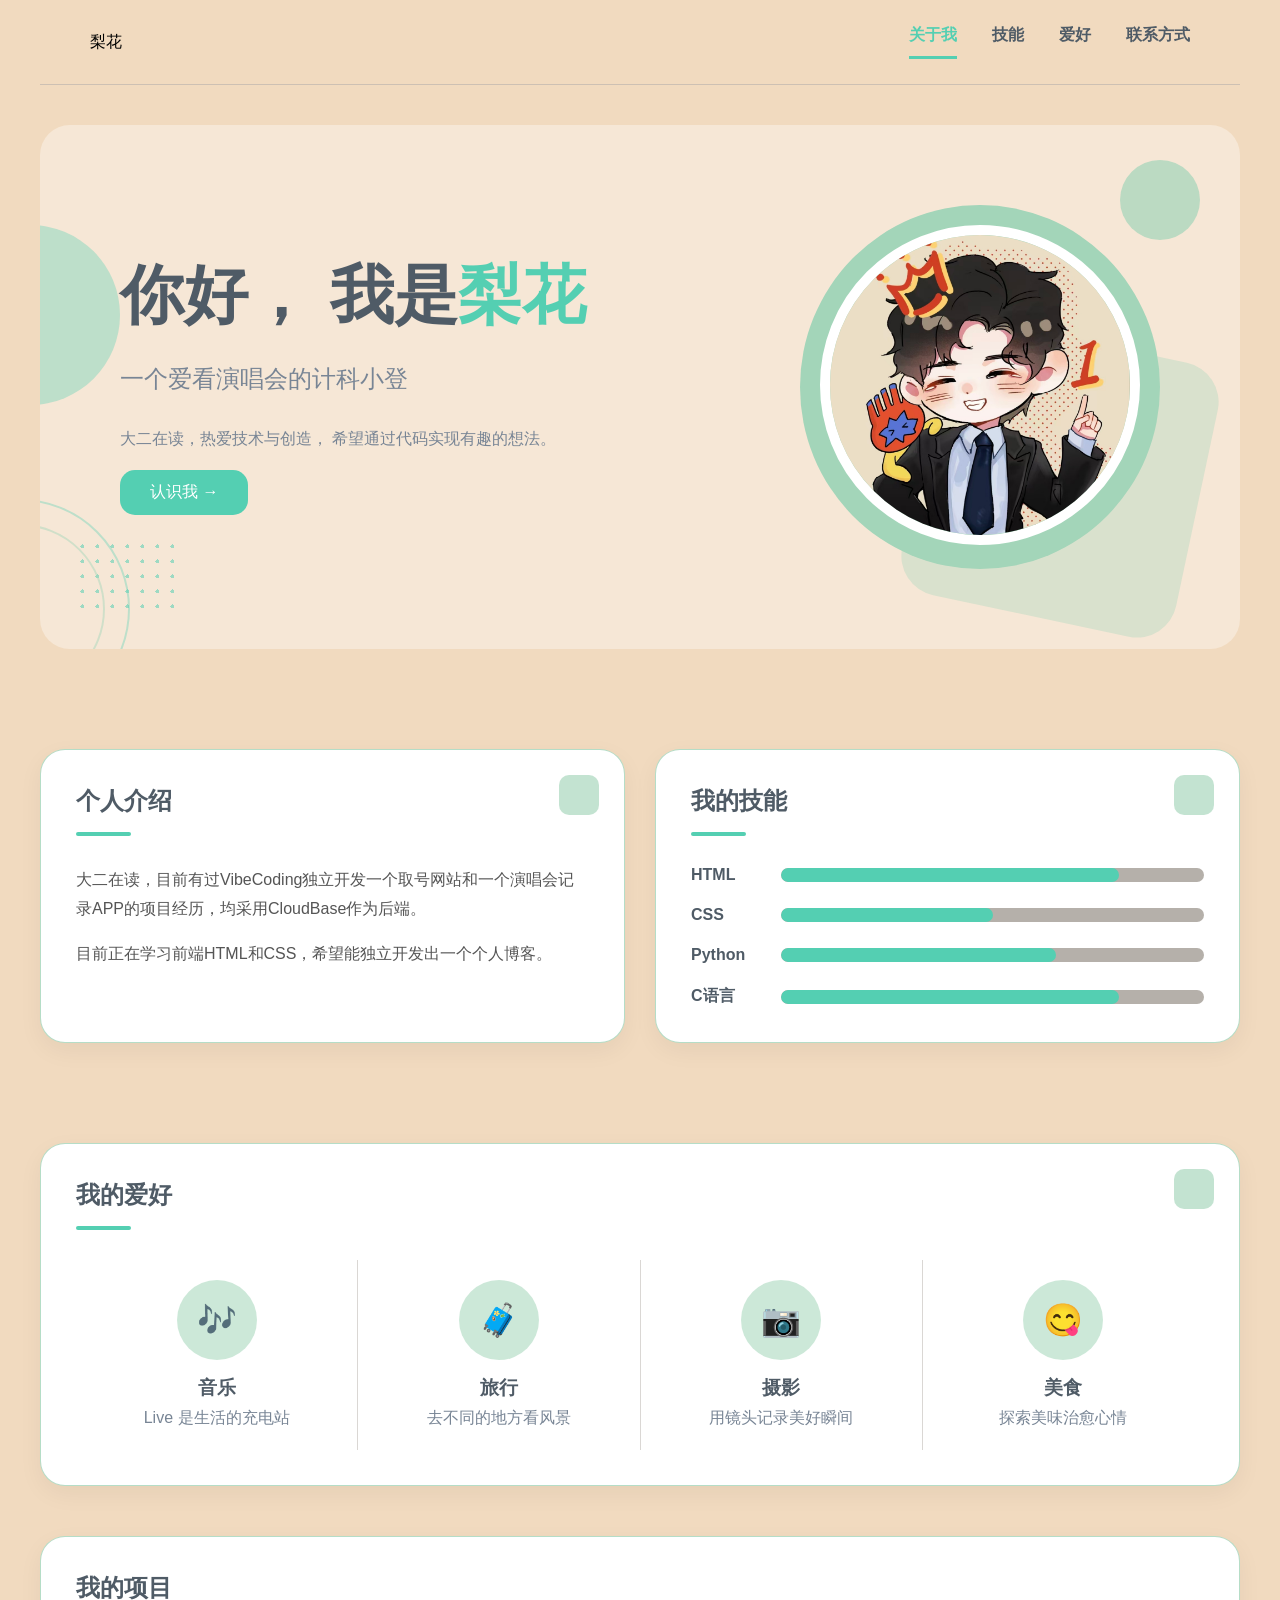
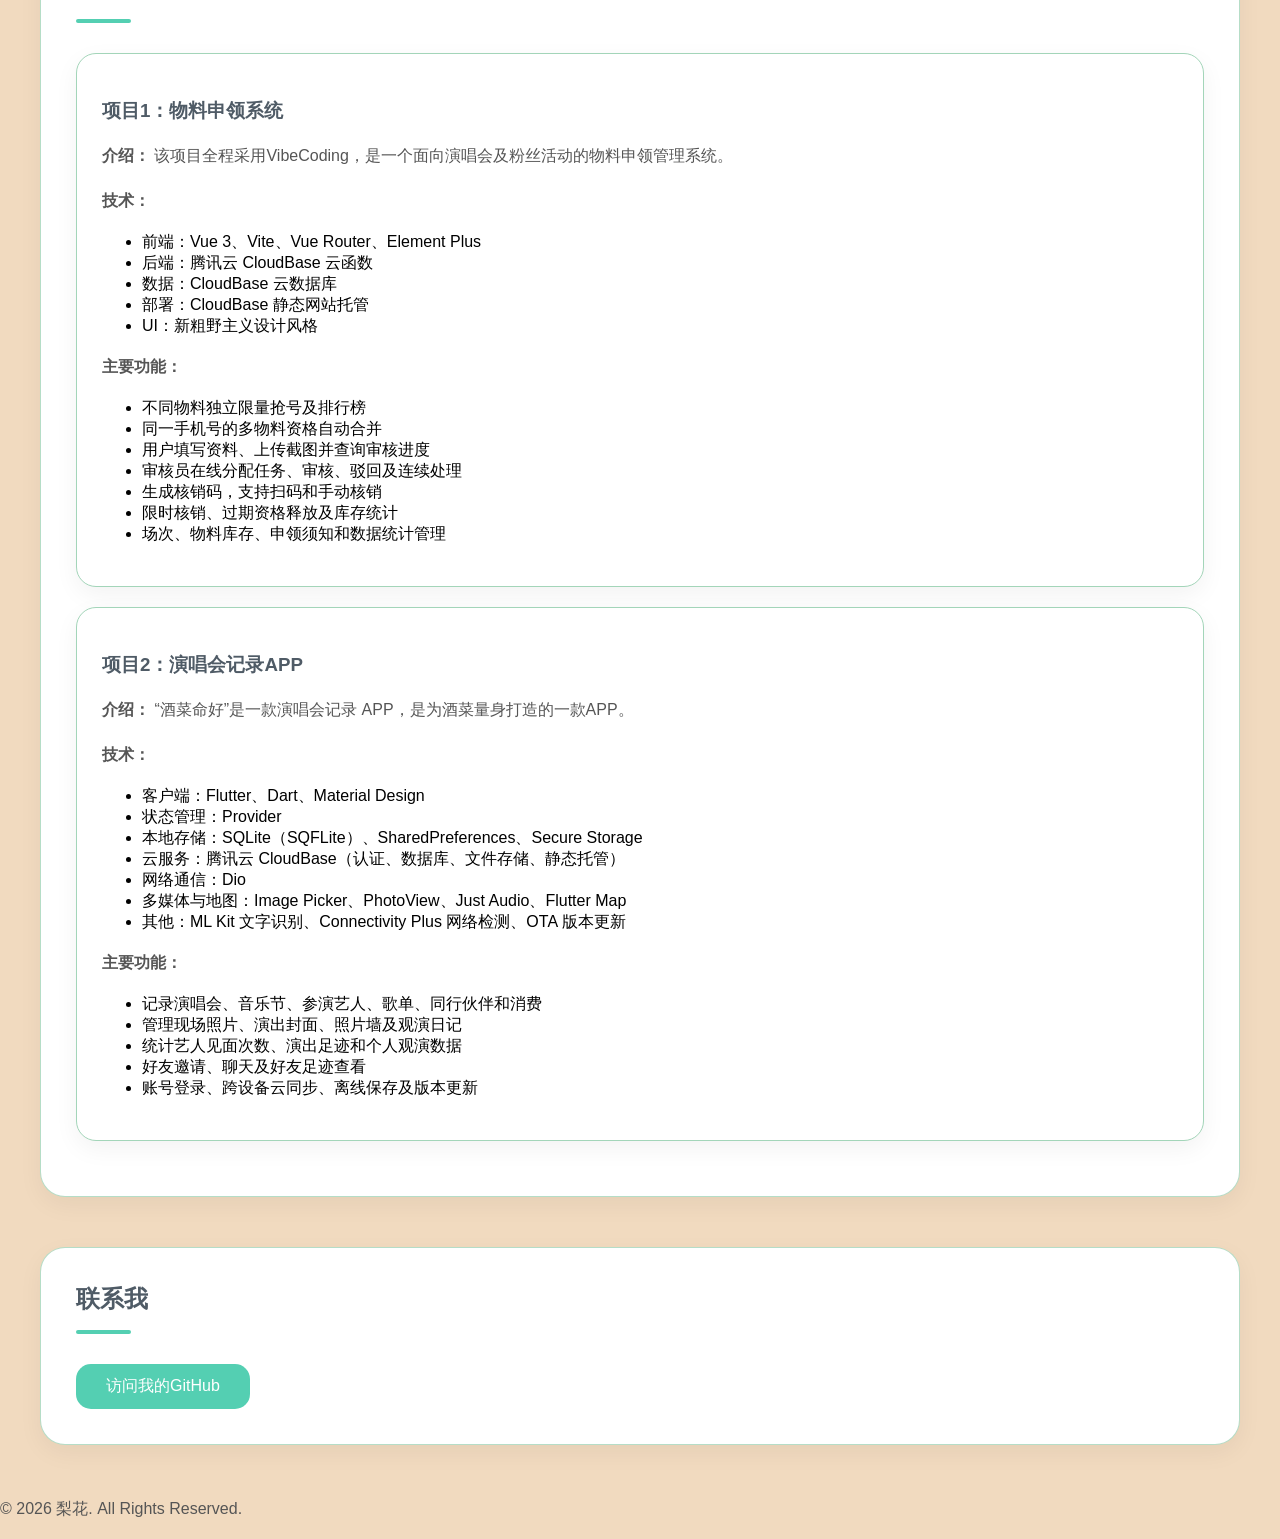
<file: index.html>
<!DOCTYPE html>
<html lang="zh-CN">
<head>
    <meta charset="UTF-8">
    <meta name="viewport" content="width=device-width, initial-scale=1.0">
    <title>我的个人主页</title>
    <link rel="stylesheet" href="css/style.css">
</head>
<body>
    <header>
        
        <div class="logo">
            梨花
        </div>

        <nav>

            <a href="#about" class="active">
                关于我
            </a>

            <a href="#skill">
                技能
            </a>

            <a href="#hobby">
                爱好
            </a>

            <a href="#contact">
                联系方式
            </a>

        </nav>

    </header>

    <main>

    <section class="hero">

        <div class="hero-text">
    
            <h1>
                你好，
                我是<span>梨花</span>
            </h1>
    
            <p>
                一个爱看演唱会的计科小登
            </p>
    
            <p>
                大二在读，热爱技术与创造，
                希望通过代码实现有趣的想法。
            </p>
    
            <a href="#about">
                认识我 →
            </a>
    
        </div>
        
        <div class="hero-img-bg"></div>

        <div class="hero-img">
    
            <img src="./image/avatar.jpg" alt="梨花的头像">
    
        </div>
    
        <div class="decoration-circle"></div>
        <div class="decoration-left"></div>
        <div class="dot-grid"></div>
        <div class="hero-ring"></div>
        <div class="hero-ring ring-small"></div>

    </section>

    <!-- 关于我 + 技能 -->
    
        <section class="info">
            <section class="card" id="about">

                <div class="card-decoration"></div>

                <h2>
                    个人介绍
                </h2>

                <div class="title-line"></div>

                <p>
                    大二在读，目前有过VibeCoding独立开发一个取号网站和一个演唱会记录APP的项目经历，均采用CloudBase作为后端。
                </p>

                <p>
                    目前正在学习前端HTML和CSS，希望能独立开发出一个个人博客。
                </p>

            </section>

            <section class="card" id="skill">

                <div class="card-decoration"></div>

                <h2>
                    我的技能
                </h2>

                <div class="title-line"></div>

                <div class="skill-list">

                    <div class="skill-item">
                
                        <span class="skill-name">
                            HTML
                        </span>
                
                        <div class="skill-bar">
                
                            <div class="skill-progress html"></div>
                
                        </div>
                
                    </div>
                
                
                    <div class="skill-item">
                
                        <span class="skill-name">
                            CSS
                        </span>
                
                        <div class="skill-bar">
                
                            <div class="skill-progress css"></div>
                
                        </div>
                
                    </div>
                
                
                    <div class="skill-item">
                
                        <span class="skill-name">
                            Python
                        </span>
                
                        <div class="skill-bar">
                
                            <div class="skill-progress python"></div>
                
                        </div>
                
                    </div>
                
                
                    <div class="skill-item">
                
                        <span class="skill-name">
                            C语言
                        </span>
                
                        <div class="skill-bar">
                
                            <div class="skill-progress c"></div>
                
                        </div>
                
                    </div>
                
                </div>

            </section>

        </section>

        <!-- 爱好 -->
        
        <section class="hobby" id="hobby">

            <div class="card-decoration"></div>

            <h2>
                我的爱好
            </h2>

            <div class="title-line"></div>

            <div class="hobby-list">

                <div class="hobby-item">
            
                    <div class="hobby-icon">
                        🎶
                    </div>
            
                    <h3>
                        音乐
                    </h3>
            
                    <p>
                        Live 是生活的充电站
                    </p>
            
                </div>
            
            
                <div class="hobby-item">
            
                    <div class="hobby-icon">
                        🧳
                    </div>
            
                    <h3>
                        旅行
                    </h3>
            
                    <p>
                        去不同的地方看风景
                    </p>
            
                </div>
            
            
                <div class="hobby-item">
            
                    <div class="hobby-icon">
                        📷
                    </div>
            
                    <h3>
                        摄影
                    </h3>
            
                    <p>
                        用镜头记录美好瞬间
                    </p>
            
                </div>
            
            
                <div class="hobby-item">
            
                    <div class="hobby-icon">
                        😋
                    </div>
            
                    <h3>
                        美食
                    </h3>
            
                    <p>
                        探索美味治愈心情
                    </p>
            
                </div>
            
            </div>

        </section>

        <section class="projects" id="projects">

            <h2>
                我的项目
            </h2>

            <div class="title-line"></div>

            <article class="project-card">

                <h3>
                    项目1：物料申领系统
                </h3>

                <p>
                    <strong>介绍：</strong>
                    该项目全程采用VibeCoding，是一个面向演唱会及粉丝活动的物料申领管理系统。
                </p>

                <p>
                    <strong>技术：</strong>
                </p>

                <ul>
                    <li>前端：Vue 3、Vite、Vue Router、Element Plus</li>
                    <li>后端：腾讯云 CloudBase 云函数</li>
                    <li>数据：CloudBase 云数据库</li>
                    <li>部署：CloudBase 静态网站托管</li>
                    <li>UI：新粗野主义设计风格</li>
                </ul>

                <p>
                    <strong>主要功能：</strong>
                </p>

                <ul>
                    <li>不同物料独立限量抢号及排行榜</li>
                    <li>同一手机号的多物料资格自动合并</li>
                    <li>用户填写资料、上传截图并查询审核进度</li>
                    <li>审核员在线分配任务、审核、驳回及连续处理</li>
                    <li>生成核销码，支持扫码和手动核销</li>
                    <li>限时核销、过期资格释放及库存统计</li>
                    <li>场次、物料库存、申领须知和数据统计管理</li>
                </ul>

            </article>

            <article class="project-card">

                <h3>项目2：演唱会记录APP</h3>
                
                <p>
                    <strong>介绍：</strong>
                    “酒菜命好”是一款演唱会记录 APP，是为酒菜量身打造的一款APP。
                </p>

                <p>
                    <strong>技术：</strong>
                </p>

                <ul>
                    <li>客户端：Flutter、Dart、Material Design</li>
                    <li>状态管理：Provider</li>
                    <li>本地存储：SQLite（SQFLite）、SharedPreferences、Secure Storage</li>
                    <li>云服务：腾讯云 CloudBase（认证、数据库、文件存储、静态托管）</li>
                    <li>网络通信：Dio</li>
                    <li>多媒体与地图：Image Picker、PhotoView、Just Audio、Flutter Map</li>
                    <li>其他：ML Kit 文字识别、Connectivity Plus 网络检测、OTA 版本更新</li>
                </ul>

                <p>
                    <strong>主要功能：</strong>
                </p>

                <ul>
                    <li>记录演唱会、音乐节、参演艺人、歌单、同行伙伴和消费</li>
                    <li>管理现场照片、演出封面、照片墙及观演日记</li>
                    <li>统计艺人见面次数、演出足迹和个人观演数据</li>
                    <li>好友邀请、聊天及好友足迹查看</li>
                    <li>账号登录、跨设备云同步、离线保存及版本更新</li>
                </ul>

            </article>

        </section>

        <!-- 联系 -->
        
        <section class="contact" id="contact">

            <h2>
                联系我
            </h2>

            <div class="title-line"></div>

            <a href="https://github.com/" target="_blank" rel="noopener noreferrer">
                访问我的GitHub
            </a>

        </section>

    </main>

    <footer>
        <p>
            © 2026 梨花. All Rights Reserved.
        </p>
    </footer>

</body>

</html>
</file>
<file: css/style.css>
:root{

    --bg:#F1DABF;
    --primary:#54CFB2;
    --light:#A3D5B9;
    --border:#B5B0AA;
    --text:#788595;
    --card:#FFFFFF;

}

*{

    box-sizing: border-box;

}

body{

    background: var(--bg);
    font-family:
    Arial,
    "Microsoft YaHei",
    sans-serif;
    margin: 0;

}

main{

    max-width: 1200px;
    margin:auto

}

h1,
h2,
h3{

    color: #4f5b66;

}

.card h2,
.hobby h2,
.projects h2,
.contact h2{

text-align:left;

}

h2{
    margin-top:0;
    margin-bottom:15px;
}

p{

    color:#555 ;
    line-height: 1.8;

}

header{

    display: flex;
    justify-content: space-between;
    align-items: center;
    max-width: 1200px;
    margin: 0 auto;
    padding: 25px 50px;
    border-bottom:1px solid rgba(120,133,149,.3);

}

.hero{

    display: flex;
    justify-content: space-between;
    align-items: center;
    padding: 80px;
    margin: 40px 0;
    border-radius: 30px;
    background: rgba(255,255,255,0.35);
    position: relative;
    overflow: hidden;

}

.hero-img{

    background:#A3D5B9;
    padding:20px;
    border-radius:50%;
    position:relative;
    z-index:2;

}

.hero-img img{

    width: 320px;
    height: 320px;
    border-radius: 50%;
    border: 10px solid white;

}

.card,
.hobby,
.projects,
.contact{

    background: #FFFFFF;
    border-radius: 25px;
    border:1px solid rgba(163,213,185,.8);
    box-shadow: 0 8px 25px rgba(0,0,0,0.05);
    padding: 35px;
    position: relative;

}

section{

    margin:50px 0;

}

nav{

    display: flex;
    gap: 35px;

}
nav a{

    background: none;
    padding: 0;
    color: #4f5b66;
    position: relative;
    font-weight: bold;

}

nav a.active{
    color:var(--primary);
    border-bottom:3px solid var(--primary);
    padding-bottom:10px;
}

a{

    display: inline-block;
    color:#4f5b66;
    text-decoration: none;

}

.hero-text a,
.contact a{

    background: var(--primary);
    color: white;
    padding: 12px 30px;
    border-radius: 15px;

}

.project-card h3{

    color:#4f5b66;
    text-align: left;

}

.project-card{

    background:#ffffff;
    padding:25px;
    margin:20px 0;
    border-radius:20px;
    box-shadow:
    0 8px 25px rgba(0,0,0,0.05);
    border: 1px solid #A3D5B9;

}

.info{

    display: flex;
    gap: 30px;

}

.info .card{

    flex: 1;

}

.skill-list{

    display: flex;
    flex-direction: column;
    gap: 22px;

}

.skill-item{
    display:flex;
    align-items:center;
    gap:20px;
    width:100%;
}

.skill-name{

    width:70px;
    color:#4f5b66;
    font-weight:bold;

}

.skill-bar{

    flex:1;
    height:14px;
    background:#B5B0AA;
    border-radius:20px;
    overflow:hidden;

}

.skill-progress{

    height:100%;
    background:#54CFB2;
    border-radius:20px;

}

.html{
    width:80%;
}

.css{
    width:50%;
}

.python{
    width:65%;
}

.c{
    width:80%;
}

.hobby-list{
    display:flex;
    justify-content:space-between;
}

.hobby-item{
    flex:1;
    text-align:center;
    padding:20px;
}

.hobby-item + .hobby-item{
    border-left:1px solid rgba(181,176,170,0.5);
}

.hobby-icon{
    width:80px;
    height:80px;

    margin:0 auto 15px;

    border-radius:50%;

    background:rgba(163,213,185,0.55);

    display:flex;
    justify-content:center;
    align-items:center;

    font-size:32px;
}

.hobby-item h3{
    margin:10px 0 5px;
    color:#4f5b66;
}

.hobby-item p{
    margin:0;
    color:#788595;
    line-height:1.5;
}

.hero-text h1{
    font-size:64px;
    line-height:1.15;
    margin:0 0 25px;
    color:#4F5B66;
    text-align: left;
}

.hero-text h1 span{
    color:var(--primary);
}

.hero-text p{
    color:var(--text);
}

.hero-text p:first-of-type{
    font-size:24px;
    margin-bottom:25px;
}

.title-line{
    width:55px;
    height:4px;
    background:var(--primary);
    border-radius:10px;
    margin-bottom:30px;
}

.decoration-circle{
    position:absolute;

    width:80px;
    height:80px;

    border-radius:50%;

    background:rgba(163,213,185,0.7);

    right:40px;
    top:35px;

    z-index:0;
}

.decoration-left{
    position:absolute;

    width:180px;
    height:180px;

    border-radius:50%;

    background:rgba(84,207,178,0.35);

    left:-100px;
    top:100px;
}

.card-decoration{
    position:absolute;

    width:40px;
    height:40px;

    right:25px;
    top:25px;

    border-radius:10px;

    background:rgba(163,213,185,0.65);
}

.hero-img-bg{
    position:absolute;

    width:280px;
    height:280px;

    right:40px;
    bottom:30px;

    background:rgba(163,213,185,0.35);

    border-radius:40px;

    transform:rotate(12deg);
    z-index:1;

}

.dot-grid{
    position:absolute;

    width:100px;
    height:80px;

    left:35px;
    bottom:30px;

    background-image:
        radial-gradient(
            circle,
            rgba(84,207,178,0.55) 2px,
            transparent 2px
        );

    background-size:15px 15px;
}

.hero-text{
    position:relative;
    z-index:2;
    max-width:520px;
}

.hero-ring{
    position:absolute;

    width:220px;
    height:220px;

    border:2px solid rgba(84,207,178,0.35);

    border-radius:50%;

    left:-130px;
    bottom:-70px;
}

.ring-small{
    width:170px;
    height:170px;

    left:-105px;
    bottom:-45px;

    border-color:rgba(163,213,185,0.45);
}

/* =========================
   手机端响应式
   屏幕宽度小于768px时生效
========================= */

@media (max-width:768px){



    /* ===== 顶部导航 ===== */

    header{

        flex-direction:column;

        gap:20px;

        padding:20px;

    }



    nav{

        flex-wrap:wrap;

        justify-content:center;

        gap:20px;

    }




    /* ===== Hero区域 ===== */

    .hero{

        flex-direction:column;

        padding:40px 20px;

        text-align:center;

    }



    .hero-text{

        max-width:100%;

    }



    .hero-text h1{

        font-size:42px;

        text-align:center;

    }



    .hero-text p:first-of-type{

        font-size:20px;

    }



    .hero-img{

        margin-top:30px;

    }



    .hero-img img{

        width:220px;

        height:220px;

    }




    /* ===== 装饰元素缩小 ===== */


    .hero-img-bg{

        width:180px;

        height:180px;

    }



    .decoration-circle{

        width:50px;

        height:50px;

        right:20px;

    }



    .dot-grid{

        transform:scale(.7);

    }




    /* ===== 个人介绍 + 技能 ===== */


    .info{

        flex-direction:column;

        gap:20px;

    }



    .card,
    .hobby,
    .projects,
    .contact{

        padding:20px;

        border-radius:20px;

    }




    /* ===== 技能条 ===== */


    .skill-item{

        gap:10px;

    }



    .skill-name{

        width:55px;

        font-size:14px;

    }




    /* ===== 爱好区域 ===== */


    .hobby-list{

        flex-wrap:wrap;

    }



    .hobby-item{

        flex:50%;

        padding:15px;

    }



    .hobby-item:nth-child(3){

        border-left:none;

    }



    .hobby-icon{

        width:60px;

        height:60px;

        font-size:25px;

    }




    /* ===== 项目区域 ===== */


    .project-card{

        padding:20px;

    }



    .project-card ul{

        padding-left:20px;

    }




    /* ===== 按钮 ===== */


    .hero-text a,
    .contact a{

        padding:10px 25px;

    }


}
</file>
